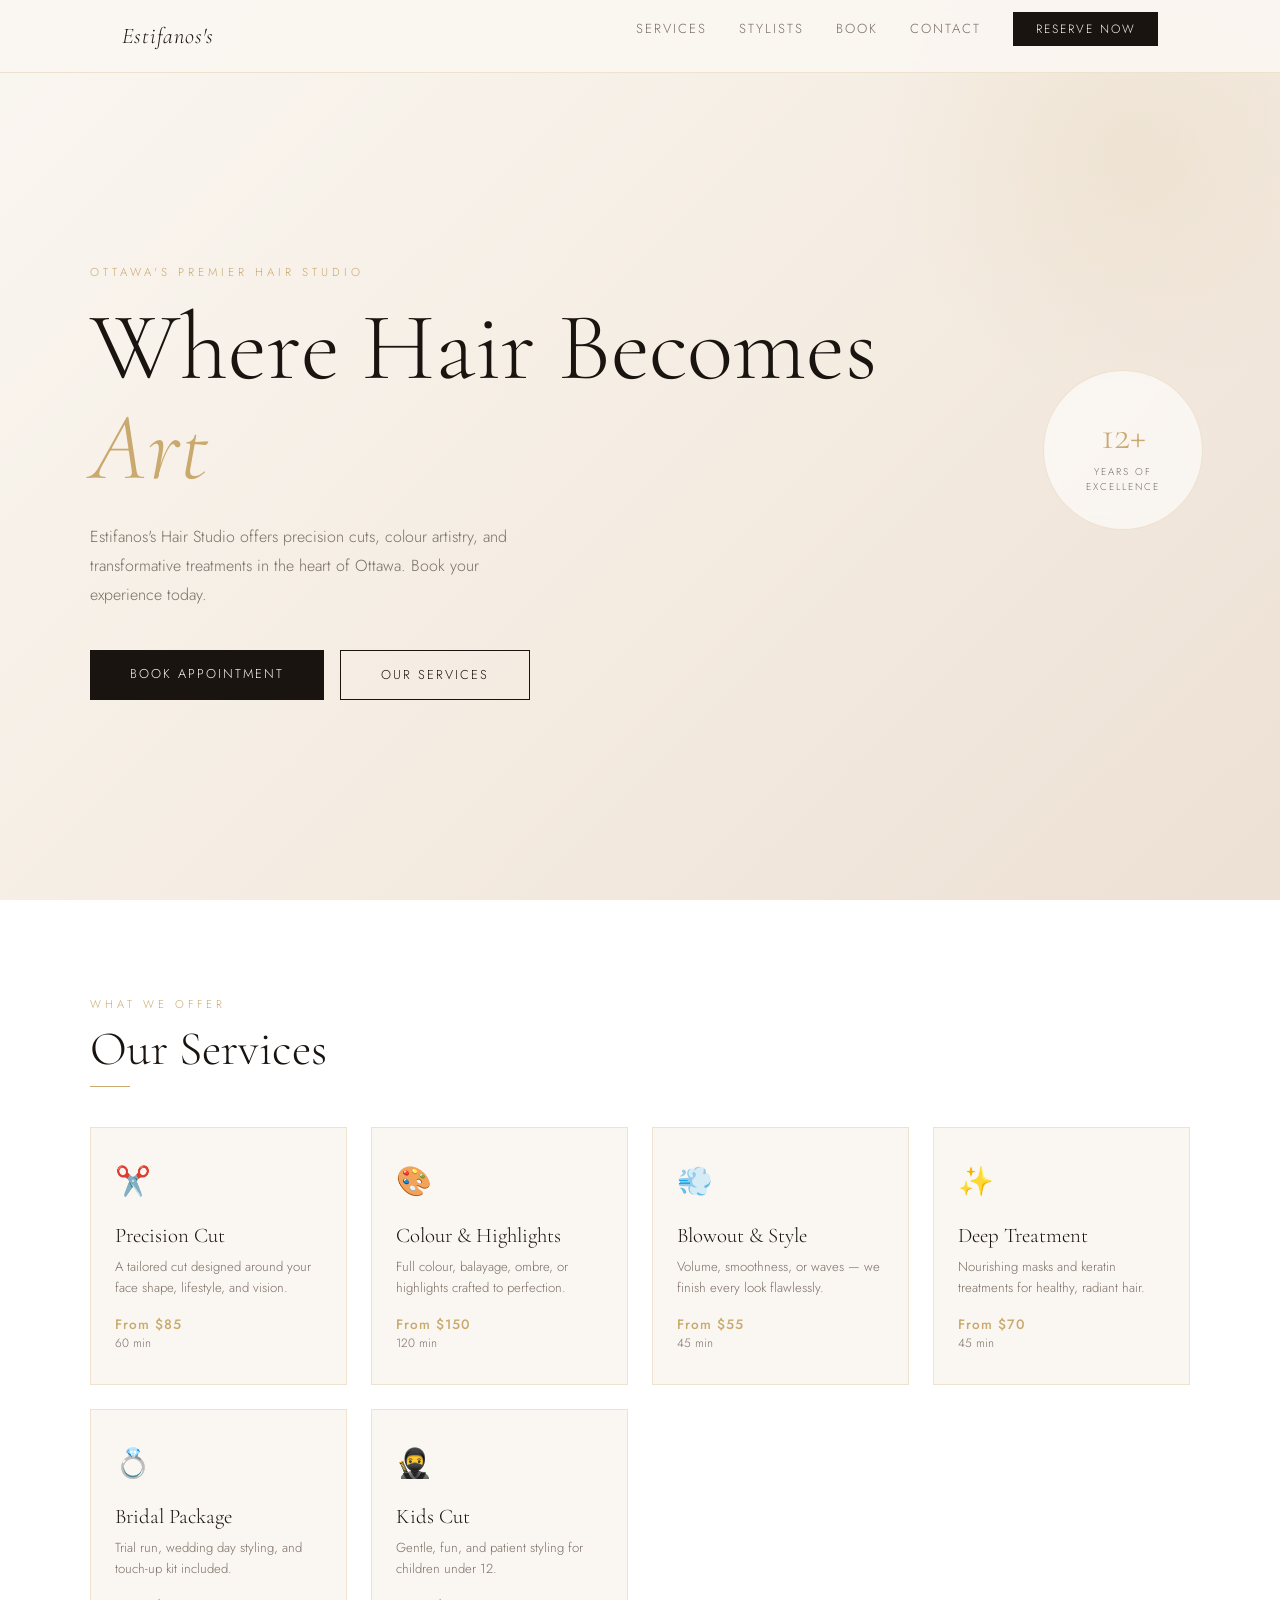
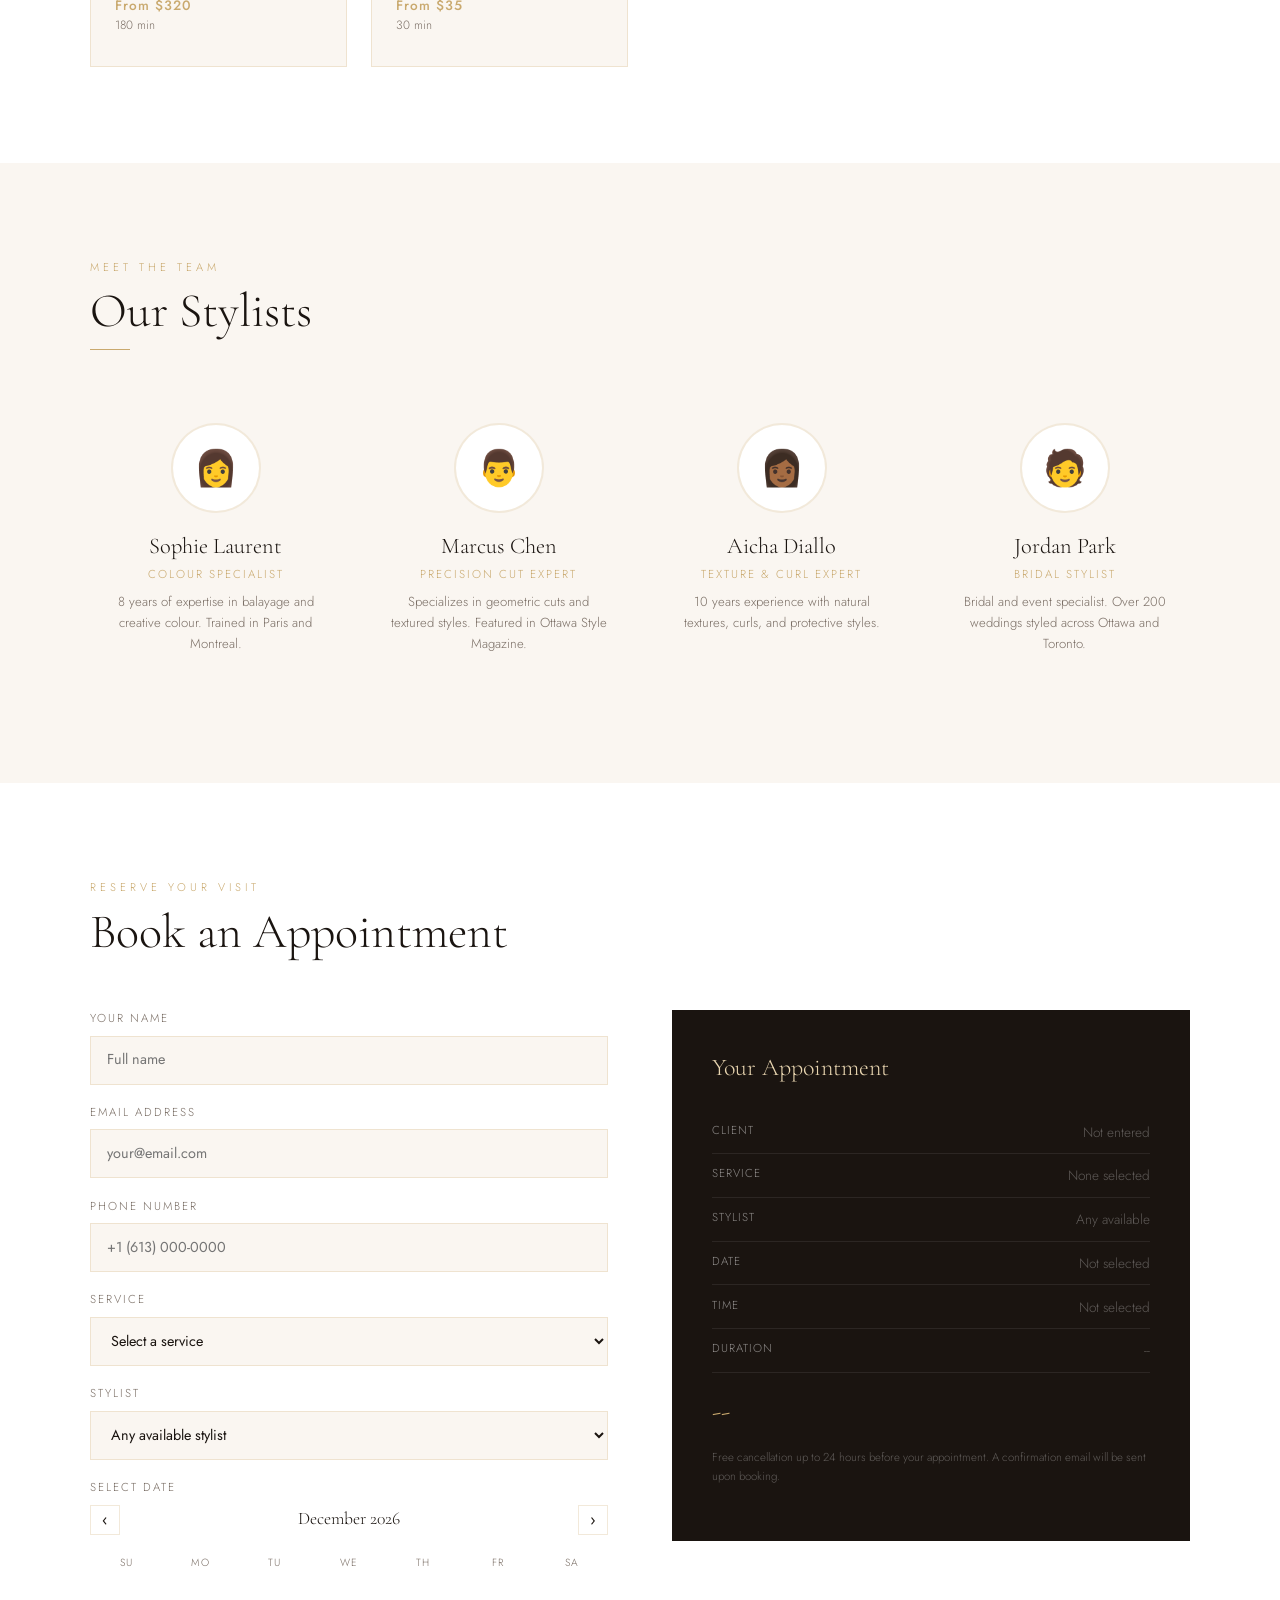
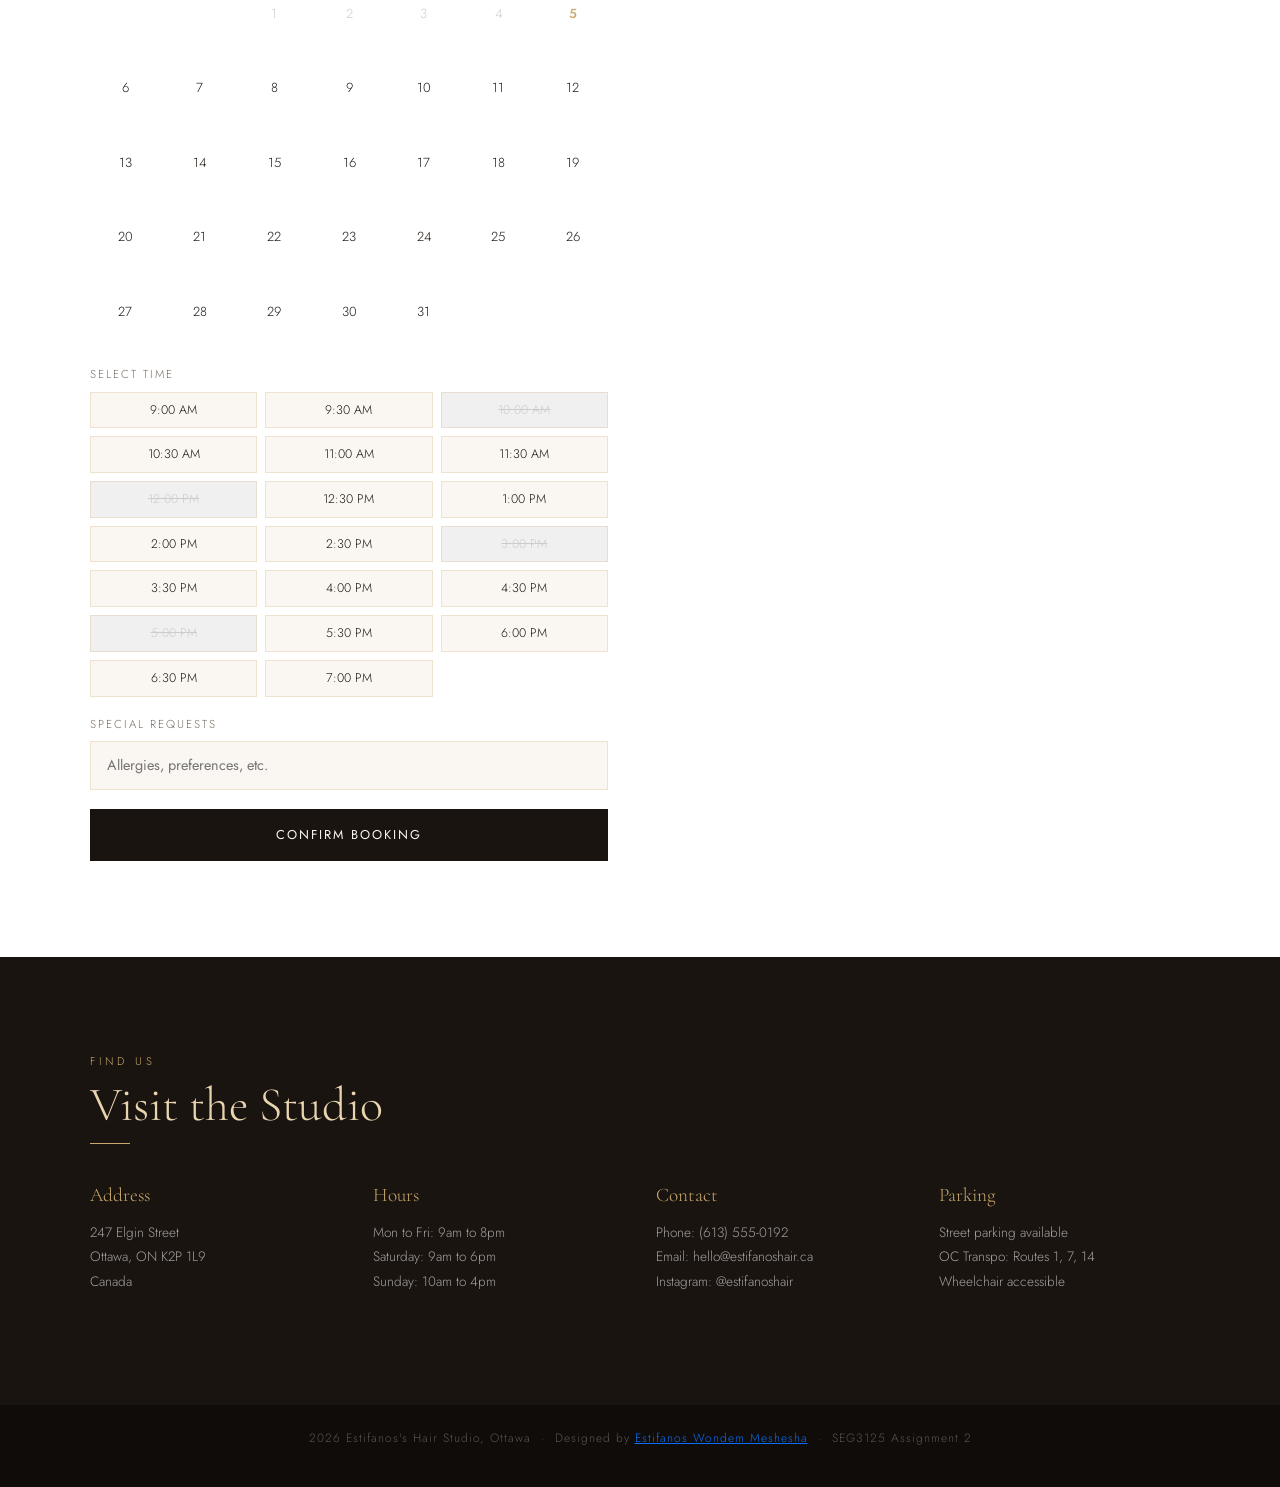
<file: index.html>
<!DOCTYPE html>
<html lang="en">
<head>
  <meta charset="UTF-8"/>
  <meta name="viewport" content="width=device-width, initial-scale=1.0"/>
  <title>Estifanos's Hair Studio | Ottawa</title>
  <link href="https://cdn.jsdelivr.net/npm/bootstrap@5.3.2/dist/css/bootstrap.min.css" rel="stylesheet"/>
  <link href="https://fonts.googleapis.com/css2?family=Cormorant+Garamond:ital,wght@0,300;0,400;0,600;1,300;1,400&family=Jost:wght@300;400;500&display=swap" rel="stylesheet"/>
  <link rel="stylesheet" href="salon.css"/>
</head>
<body>

<nav>
  <div class="nav-inner">
    <a href="#" class="nav-logo">Estifanos's</a>
    <ul class="nav-links">
      <li><a href="#services">Services</a></li>
      <li><a href="#stylists">Stylists</a></li>
      <li><a href="#booking">Book</a></li>
      <li><a href="#contact">Contact</a></li>
      <li><a href="#booking" class="nav-book">Reserve Now</a></li>
    </ul>
  </div>
</nav>

<section class="hero">
  <div class="hero-inner">
    <p class="hero-eyebrow">Ottawa's Premier Hair Studio</p>
    <h1>Where Hair Becomes<br><em>Art</em></h1>
    <p class="hero-desc">Estifanos's Hair Studio offers precision cuts, colour artistry, and transformative treatments in the heart of Ottawa. Book your experience today.</p>
    <div class="hero-actions">
      <a href="#booking" class="btn-primary-salon">Book Appointment</a>
      <a href="#services" class="btn-outline-salon">Our Services</a>
    </div>
  </div>
  <div class="hero-badge">
    <span>12+</span>
    <span>Years of<br>Excellence</span>
  </div>
</section>

<section id="services">
  <div class="section-inner">
    <p class="section-eyebrow fade-in">What We Offer</p>
    <h2 class="section-title fade-in">Our Services</h2>
    <div class="section-divider fade-in"></div>
    <div class="services-grid">
      <div class="service-card fade-in" onclick="selectService(this,'Precision Cut',85,60)">
        <div class="service-icon">&#9986;&#65039;</div>
        <div class="service-name">Precision Cut</div>
        <div class="service-desc">A tailored cut designed around your face shape, lifestyle, and vision.</div>
        <div class="service-price">From $85</div>
        <div class="service-duration">60 min</div>
      </div>
      <div class="service-card fade-in" onclick="selectService(this,'Colour &amp; Highlights',150,120)">
        <div class="service-icon">&#127912;</div>
        <div class="service-name">Colour &amp; Highlights</div>
        <div class="service-desc">Full colour, balayage, ombre, or highlights crafted to perfection.</div>
        <div class="service-price">From $150</div>
        <div class="service-duration">120 min</div>
      </div>
      <div class="service-card fade-in" onclick="selectService(this,'Blowout &amp; Style',55,45)">
        <div class="service-icon">&#128168;</div>
        <div class="service-name">Blowout &amp; Style</div>
        <div class="service-desc">Volume, smoothness, or waves — we finish every look flawlessly.</div>
        <div class="service-price">From $55</div>
        <div class="service-duration">45 min</div>
      </div>
      <div class="service-card fade-in" onclick="selectService(this,'Deep Treatment',70,45)">
        <div class="service-icon">&#10024;</div>
        <div class="service-name">Deep Treatment</div>
        <div class="service-desc">Nourishing masks and keratin treatments for healthy, radiant hair.</div>
        <div class="service-price">From $70</div>
        <div class="service-duration">45 min</div>
      </div>
      <div class="service-card fade-in" onclick="selectService(this,'Bridal Package',320,180)">
        <div class="service-icon">&#128141;</div>
        <div class="service-name">Bridal Package</div>
        <div class="service-desc">Trial run, wedding day styling, and touch-up kit included.</div>
        <div class="service-price">From $320</div>
        <div class="service-duration">180 min</div>
      </div>
      <div class="service-card fade-in" onclick="selectService(this,'Kids Cut',35,30)">
        <div class="service-icon">&#129399;</div>
        <div class="service-name">Kids Cut</div>
        <div class="service-desc">Gentle, fun, and patient styling for children under 12.</div>
        <div class="service-price">From $35</div>
        <div class="service-duration">30 min</div>
      </div>
    </div>
  </div>
</section>

<section id="stylists">
  <div class="section-inner">
    <p class="section-eyebrow fade-in">Meet the Team</p>
    <h2 class="section-title fade-in">Our Stylists</h2>
    <div class="section-divider fade-in"></div>
    <div class="stylists-grid">
      <div class="stylist-card fade-in" onclick="selectStylist(this,'Sophie Laurent')">
        <div class="stylist-avatar">&#128105;</div>
        <div class="stylist-name">Sophie Laurent</div>
        <div class="stylist-specialty">Colour Specialist</div>
        <div class="stylist-bio">8 years of expertise in balayage and creative colour. Trained in Paris and Montreal.</div>
      </div>
      <div class="stylist-card fade-in" onclick="selectStylist(this,'Marcus Chen')">
        <div class="stylist-avatar">&#128104;</div>
        <div class="stylist-name">Marcus Chen</div>
        <div class="stylist-specialty">Precision Cut Expert</div>
        <div class="stylist-bio">Specializes in geometric cuts and textured styles. Featured in Ottawa Style Magazine.</div>
      </div>
      <div class="stylist-card fade-in" onclick="selectStylist(this,'Aicha Diallo')">
        <div class="stylist-avatar">&#128105;&#127998;</div>
        <div class="stylist-name">Aicha Diallo</div>
        <div class="stylist-specialty">Texture &amp; Curl Expert</div>
        <div class="stylist-bio">10 years experience with natural textures, curls, and protective styles.</div>
      </div>
      <div class="stylist-card fade-in" onclick="selectStylist(this,'Jordan Park')">
        <div class="stylist-avatar">&#129489;</div>
        <div class="stylist-name">Jordan Park</div>
        <div class="stylist-specialty">Bridal Stylist</div>
        <div class="stylist-bio">Bridal and event specialist. Over 200 weddings styled across Ottawa and Toronto.</div>
      </div>
    </div>
  </div>
</section>

<section id="booking">
  <div class="section-inner">
    <p class="section-eyebrow fade-in">Reserve Your Visit</p>
    <h2 class="section-title fade-in">Book an Appointment</h2>
    <div class="section-divider fade-in"></div>
    <div class="booking-wrapper">
      <div class="booking-form-section">
        <div class="form-group">
          <label>Your Name</label>
          <input type="text" id="clientName" placeholder="Full name" oninput="updateSummary()"/>
        </div>
        <div class="form-group">
          <label>Email Address</label>
          <input type="email" id="clientEmail" placeholder="your@email.com"/>
        </div>
        <div class="form-group">
          <label>Phone Number</label>
          <input type="tel" id="clientPhone" placeholder="+1 (613) 000-0000"/>
        </div>
        <div class="form-group">
          <label>Service</label>
          <select id="serviceSelect" onchange="updateFromSelect()">
            <option value="">Select a service</option>
            <option value="Precision Cut|85|60">Precision Cut — From $85</option>
            <option value="Colour and Highlights|150|120">Colour and Highlights — From $150</option>
            <option value="Blowout and Style|55|45">Blowout and Style — From $55</option>
            <option value="Deep Treatment|70|45">Deep Treatment — From $70</option>
            <option value="Bridal Package|320|180">Bridal Package — From $320</option>
            <option value="Kids Cut|35|30">Kids Cut — From $35</option>
          </select>
        </div>
        <div class="form-group">
          <label>Stylist</label>
          <select id="stylistSelect" onchange="updateFromStylistSelect()">
            <option value="">Any available stylist</option>
            <option value="Sophie Laurent">Sophie Laurent</option>
            <option value="Marcus Chen">Marcus Chen</option>
            <option value="Aicha Diallo">Aicha Diallo</option>
            <option value="Jordan Park">Jordan Park</option>
          </select>
        </div>
        <div class="form-group">
          <label>Select Date</label>
          <div class="calendar-grid">
            <div class="calendar-header">
              <button class="calendar-nav" onclick="prevMonth()">&#8249;</button>
              <span id="calMonthYear"></span>
              <button class="calendar-nav" onclick="nextMonth()">&#8250;</button>
            </div>
            <div class="cal-days-header">
              <div class="cal-day-label">Su</div>
              <div class="cal-day-label">Mo</div>
              <div class="cal-day-label">Tu</div>
              <div class="cal-day-label">We</div>
              <div class="cal-day-label">Th</div>
              <div class="cal-day-label">Fr</div>
              <div class="cal-day-label">Sa</div>
            </div>
            <div class="cal-days" id="calDays"></div>
          </div>
        </div>
        <div class="form-group">
          <label>Select Time</label>
          <div class="time-slots" id="timeSlots"></div>
        </div>
        <div class="form-group">
          <label>Special Requests</label>
          <input type="text" id="specialRequests" placeholder="Allergies, preferences, etc."/>
        </div>
        <button class="btn-primary-salon" style="width:100%;padding:1rem;" onclick="confirmBooking()">Confirm Booking</button>
      </div>

      <div class="booking-summary">
        <div class="summary-title">Your Appointment</div>
        <div class="summary-row">
          <span class="summary-label">Client</span>
          <span class="summary-value" id="sum-name"><span class="summary-placeholder">Not entered</span></span>
        </div>
        <div class="summary-row">
          <span class="summary-label">Service</span>
          <span class="summary-value" id="sum-service"><span class="summary-placeholder">None selected</span></span>
        </div>
        <div class="summary-row">
          <span class="summary-label">Stylist</span>
          <span class="summary-value" id="sum-stylist"><span class="summary-placeholder">Any available</span></span>
        </div>
        <div class="summary-row">
          <span class="summary-label">Date</span>
          <span class="summary-value" id="sum-date"><span class="summary-placeholder">Not selected</span></span>
        </div>
        <div class="summary-row">
          <span class="summary-label">Time</span>
          <span class="summary-value" id="sum-time"><span class="summary-placeholder">Not selected</span></span>
        </div>
        <div class="summary-row">
          <span class="summary-label">Duration</span>
          <span class="summary-value" id="sum-duration"><span class="summary-placeholder">--</span></span>
        </div>
        <div class="summary-total" id="sum-price">--</div>
        <p class="summary-note">Free cancellation up to 24 hours before your appointment. A confirmation email will be sent upon booking.</p>
      </div>
    </div>
  </div>
</section>

<section id="contact">
  <div class="section-inner">
    <p class="section-eyebrow" style="color:var(--gold);">Find Us</p>
    <h2 class="section-title">Visit the Studio</h2>
    <div class="section-divider"></div>
    <div class="contact-grid">
      <div class="contact-block">
        <h4>Address</h4>
        <p>247 Elgin Street<br>Ottawa, ON K2P 1L9<br>Canada</p>
      </div>
      <div class="contact-block">
        <h4>Hours</h4>
        <p>Mon to Fri: 9am to 8pm<br>Saturday: 9am to 6pm<br>Sunday: 10am to 4pm</p>
      </div>
      <div class="contact-block">
        <h4>Contact</h4>
        <p>Phone: (613) 555-0192<br>Email: hello@estifanoshair.ca<br>Instagram: @estifanoshair</p>
      </div>
      <div class="contact-block">
        <h4>Parking</h4>
        <p>Street parking available<br>OC Transpo: Routes 1, 7, 14<br>Wheelchair accessible</p>
      </div>
    </div>
  </div>
</section>

<footer>
  <p>2026 Estifanos's Hair Studio, Ottawa &nbsp;&middot;&nbsp; Designed by <a href="https://estifanoswm.vercel.app/" target="_blank">Estifanos Wondem Meshesha</a> &nbsp;&middot;&nbsp; SEG3125 Assignment 2</p>
</footer>

<div id="success-screen">
  <div class="success-icon">&#10024;</div>
  <div class="success-title">Appointment Confirmed</div>
  <div class="success-ref" id="success-ref">REF: EST-000000</div>
  <div class="success-desc" id="success-desc">A confirmation has been sent to your email. We look forward to welcoming you at Estifanos's Hair Studio.</div>
  <button class="btn-primary-salon" onclick="closeSuccess()">Back to Home</button>
</div>

<div class="notification" id="notification"></div>

<script src="https://cdn.jsdelivr.net/npm/bootstrap@5.3.2/dist/js/bootstrap.bundle.min.js"></script>
<script>
  var state = { service:'', price:0, duration:0, stylist:'', date:'', time:'', month: new Date().getMonth(), year: new Date().getFullYear() };
  var MONTHS = ['January','February','March','April','May','June','July','August','September','October','November','December'];
  var TIMES = ['9:00 AM','9:30 AM','10:00 AM','10:30 AM','11:00 AM','11:30 AM','12:00 PM','12:30 PM','1:00 PM','2:00 PM','2:30 PM','3:00 PM','3:30 PM','4:00 PM','4:30 PM','5:00 PM','5:30 PM','6:00 PM','6:30 PM','7:00 PM'];
  var BOOKED = ['10:00 AM','12:00 PM','3:00 PM','5:00 PM'];

  function selectService(el, name, price, duration) {
    document.querySelectorAll('.service-card').forEach(function(c){ c.classList.remove('selected'); });
    el.classList.add('selected');
    state.service = name; state.price = price; state.duration = duration;
    updateSummary();
    showNotification('Service selected: ' + name);
  }

  function selectStylist(el, name) {
    document.querySelectorAll('.stylist-card').forEach(function(c){ c.classList.remove('selected'); });
    el.classList.add('selected');
    state.stylist = name;
    document.getElementById('stylistSelect').value = name;
    updateSummary();
    showNotification('Stylist selected: ' + name);
  }

  function updateFromSelect() {
    var val = document.getElementById('serviceSelect').value;
    if (!val) return;
    var parts = val.split('|');
    state.service = parts[0]; state.price = parseInt(parts[1]); state.duration = parseInt(parts[2]);
    document.querySelectorAll('.service-card').forEach(function(c){ c.classList.remove('selected'); });
    updateSummary();
  }

  function updateFromStylistSelect() {
    state.stylist = document.getElementById('stylistSelect').value;
    document.querySelectorAll('.stylist-card').forEach(function(c){ c.classList.remove('selected'); });
    updateSummary();
  }

  function buildCalendar() {
    document.getElementById('calMonthYear').textContent = MONTHS[state.month] + ' ' + state.year;
    var container = document.getElementById('calDays');
    container.innerHTML = '';
    var today = new Date();
    var firstDay = new Date(state.year, state.month, 1).getDay();
    var daysInMonth = new Date(state.year, state.month + 1, 0).getDate();
    for (var i = 0; i < firstDay; i++) {
      var empty = document.createElement('div');
      empty.className = 'cal-day empty';
      container.appendChild(empty);
    }
    for (var day = 1; day <= daysInMonth; day++) {
      var dt = new Date(state.year, state.month, day);
      var el = document.createElement('div');
      el.className = 'cal-day';
      el.textContent = day;
      var todayMidnight = new Date(today.getFullYear(), today.getMonth(), today.getDate());
      if (dt < todayMidnight) {
        el.classList.add('past');
      } else {
        if (dt.toDateString() === today.toDateString()) el.classList.add('today');
        var dateStr = MONTHS[state.month] + ' ' + day + ', ' + state.year;
        if (state.date === dateStr) el.classList.add('selected');
        (function(d, e){ e.onclick = function(){ selectDate(d, e); }; })(dateStr, el);
      }
      container.appendChild(el);
    }
  }

  function selectDate(dateStr, el) {
    document.querySelectorAll('.cal-day').forEach(function(d){ d.classList.remove('selected'); });
    el.classList.add('selected');
    state.date = dateStr; state.time = '';
    updateSummary();
    buildTimeSlots();
  }

  function buildTimeSlots() {
    var container = document.getElementById('timeSlots');
    container.innerHTML = '';
    TIMES.forEach(function(t) {
      var el = document.createElement('div');
      el.className = 'time-slot';
      el.textContent = t;
      if (BOOKED.indexOf(t) !== -1) {
        el.classList.add('booked');
      } else {
        if (state.time === t) el.classList.add('selected');
        (function(time, elem){ elem.onclick = function(){ selectTime(time, elem); }; })(t, el);
      }
      container.appendChild(el);
    });
  }

  function selectTime(time, el) {
    document.querySelectorAll('.time-slot').forEach(function(s){ s.classList.remove('selected'); });
    el.classList.add('selected');
    state.time = time;
    updateSummary();
  }

  function prevMonth() {
    if (state.month === 0) { state.month = 11; state.year--; } else state.month--;
    buildCalendar();
  }

  function nextMonth() {
    if (state.month === 11) { state.month = 0; state.year++; } else state.month++;
    buildCalendar();
  }

  function updateSummary() {
    var name = document.getElementById('clientName').value;
    document.getElementById('sum-name').innerHTML = name || '<span class="summary-placeholder">Not entered</span>';
    document.getElementById('sum-service').innerHTML = state.service || '<span class="summary-placeholder">None selected</span>';
    document.getElementById('sum-stylist').innerHTML = state.stylist || '<span class="summary-placeholder">Any available</span>';
    document.getElementById('sum-date').innerHTML = state.date || '<span class="summary-placeholder">Not selected</span>';
    document.getElementById('sum-time').innerHTML = state.time || '<span class="summary-placeholder">Not selected</span>';
    document.getElementById('sum-duration').innerHTML = state.duration ? state.duration + ' min' : '<span class="summary-placeholder">--</span>';
    document.getElementById('sum-price').textContent = state.price ? 'From $' + state.price : '--';
  }

  function confirmBooking() {
    var name = document.getElementById('clientName').value.trim();
    var email = document.getElementById('clientEmail').value.trim();
    if (!name) { showNotification('Please enter your name.'); return; }
    if (!email) { showNotification('Please enter your email.'); return; }
    if (!state.service) { showNotification('Please select a service.'); return; }
    if (!state.date) { showNotification('Please select a date.'); return; }
    if (!state.time) { showNotification('Please select a time.'); return; }
    var ref = 'EST-' + Math.floor(100000 + Math.random() * 900000);
    document.getElementById('success-ref').textContent = 'REF: ' + ref;
    document.getElementById('success-desc').textContent = 'A confirmation has been sent to ' + email + '. We look forward to welcoming ' + name + ' at Estifanos\'s Hair Studio on ' + state.date + ' at ' + state.time + '.';
    document.getElementById('success-screen').classList.add('show');
  }

  function closeSuccess() {
    document.getElementById('success-screen').classList.remove('show');
    document.getElementById('clientName').value = '';
    document.getElementById('clientEmail').value = '';
    document.getElementById('clientPhone').value = '';
    document.getElementById('specialRequests').value = '';
    state = { service:'', price:0, duration:0, stylist:'', date:'', time:'', month: new Date().getMonth(), year: new Date().getFullYear() };
    updateSummary(); buildCalendar(); buildTimeSlots();
    document.querySelectorAll('.service-card, .stylist-card').forEach(function(c){ c.classList.remove('selected'); });
  }

  function showNotification(msg) {
    var n = document.getElementById('notification');
    n.textContent = msg;
    n.classList.add('show');
    setTimeout(function(){ n.classList.remove('show'); }, 3000);
  }

  var observer = new IntersectionObserver(function(entries) {
    entries.forEach(function(e, i) {
      if (e.isIntersecting) {
        setTimeout(function(){ e.target.classList.add('visible'); }, i * 80);
        observer.unobserve(e.target);
      }
    });
  }, { threshold: 0.1 });
  document.querySelectorAll('.fade-in').forEach(function(el){ observer.observe(el); });

  buildCalendar();
  buildTimeSlots();
</script>
</body>
</html>
</file>
<file: salon.css>
:root {
  --cream: #faf6f1;
  --dark: #1a1410;
  --gold: #c9a96e;
  --gold-light: #e8d5b0;
  --rose: #c17b7b;
  --muted: #7a6e65;
  --border: rgba(201,169,110,0.25);
}

* { box-sizing: border-box; margin: 0; padding: 0; }
html { scroll-behavior: smooth; }
body { background: var(--cream); color: var(--dark); font-family: 'Jost', sans-serif; font-weight: 300; }
h1, h2, h3, h4 { font-family: 'Cormorant Garamond', serif; font-weight: 300; }

nav {
  position: fixed; top: 0; left: 0; right: 0; z-index: 100;
  background: rgba(250,246,241,0.95);
  backdrop-filter: blur(10px);
  border-bottom: 1px solid var(--border);
  padding: 1rem 0;
}
.nav-inner {
  max-width: 1100px; margin: 0 auto; padding: 0 2rem;
  display: flex; align-items: center; justify-content: space-between;
}
.nav-logo {
  font-family: 'Cormorant Garamond', serif;
  font-size: 1.4rem; font-style: italic;
  color: var(--dark); text-decoration: none; letter-spacing: 1px;
}
.nav-links { display: flex; gap: 2rem; list-style: none; }
.nav-links a { color: var(--muted); text-decoration: none; font-size: 0.82rem; letter-spacing: 2px; text-transform: uppercase; transition: color 0.2s; }
.nav-links a:hover { color: var(--gold); }
.nav-book { background: var(--dark); color: var(--cream) !important; padding: 0.5rem 1.4rem; letter-spacing: 2px; font-size: 0.75rem !important; transition: background 0.2s !important; }
.nav-book:hover { background: var(--gold) !important; color: var(--dark) !important; }

.hero {
  min-height: 100vh;
  display: flex; align-items: center;
  padding: 8rem 2rem 4rem;
  position: relative; overflow: hidden;
  background: linear-gradient(135deg, #faf6f1 0%, #f5ede3 50%, #ede0d4 100%);
}
.hero::before {
  content: '';
  position: absolute; top: -100px; right: -100px;
  width: 500px; height: 500px; border-radius: 50%;
  background: radial-gradient(circle, rgba(201,169,110,0.12) 0%, transparent 70%);
  pointer-events: none;
}
.hero-inner { max-width: 1100px; margin: 0 auto; width: 100%; }
.hero-eyebrow { font-size: 0.72rem; letter-spacing: 4px; text-transform: uppercase; color: var(--gold); margin-bottom: 1rem; }
.hero h1 { font-size: clamp(3rem, 8vw, 6rem); line-height: 1.05; color: var(--dark); margin-bottom: 1.5rem; }
.hero h1 em { color: var(--gold); font-style: italic; }
.hero-desc { font-size: 1rem; color: var(--muted); max-width: 440px; line-height: 1.8; margin-bottom: 2.5rem; }
.hero-actions { display: flex; gap: 1rem; flex-wrap: wrap; }
.hero-badge {
  position: absolute; right: 6%; top: 50%; transform: translateY(-50%);
  width: 160px; height: 160px; border-radius: 50%;
  border: 1px solid var(--border);
  display: flex; align-items: center; justify-content: center;
  flex-direction: column; text-align: center;
  background: rgba(255,255,255,0.6); backdrop-filter: blur(8px);
}
.hero-badge span:first-child { font-family: 'Cormorant Garamond', serif; font-size: 2.5rem; color: var(--gold); }
.hero-badge span:last-child { font-size: 0.62rem; letter-spacing: 2px; text-transform: uppercase; color: var(--muted); }

.btn-primary-salon {
  background: var(--dark); color: var(--cream);
  border: none; padding: 0.9rem 2.5rem;
  font-family: 'Jost', sans-serif; font-size: 0.8rem;
  letter-spacing: 2px; text-transform: uppercase;
  cursor: pointer; transition: all 0.2s;
  text-decoration: none; display: inline-block;
}
.btn-primary-salon:hover { background: var(--gold); color: var(--dark); }
.btn-outline-salon {
  background: transparent; color: var(--dark);
  border: 1px solid var(--dark); padding: 0.9rem 2.5rem;
  font-family: 'Jost', sans-serif; font-size: 0.8rem;
  letter-spacing: 2px; text-transform: uppercase;
  cursor: pointer; transition: all 0.2s;
  text-decoration: none; display: inline-block;
}
.btn-outline-salon:hover { background: var(--dark); color: var(--cream); }

section { padding: 6rem 2rem; }
.section-inner { max-width: 1100px; margin: 0 auto; }
.section-eyebrow { font-size: 0.7rem; letter-spacing: 4px; text-transform: uppercase; color: var(--gold); margin-bottom: 0.5rem; }
.section-title { font-size: clamp(2rem, 4vw, 3rem); color: var(--dark); margin-bottom: 0.5rem; }
.section-divider { width: 40px; height: 1px; background: var(--gold); margin-bottom: 2.5rem; }

#services { background: #fff; }
.services-grid { display: grid; grid-template-columns: repeat(auto-fit, minmax(220px, 1fr)); gap: 1.5rem; }
.service-card {
  border: 1px solid var(--border); padding: 2rem 1.5rem;
  cursor: pointer; transition: all 0.3s; background: var(--cream); position: relative;
}
.service-card:hover, .service-card.selected {
  border-color: var(--gold); background: #fff;
  transform: translateY(-3px); box-shadow: 0 8px 30px rgba(201,169,110,0.15);
}
.service-card.selected::after {
  content: '\2713'; position: absolute; top: 1rem; right: 1rem;
  color: var(--gold); font-size: 1rem;
}
.service-icon { font-size: 1.8rem; margin-bottom: 1rem; }
.service-name { font-family: 'Cormorant Garamond', serif; font-size: 1.3rem; margin-bottom: 0.3rem; }
.service-desc { font-size: 0.82rem; color: var(--muted); line-height: 1.6; margin-bottom: 1rem; }
.service-price { font-size: 0.85rem; color: var(--gold); font-weight: 500; letter-spacing: 1px; }
.service-duration { font-size: 0.75rem; color: var(--muted); }

#stylists { background: var(--cream); }
.stylists-grid { display: grid; grid-template-columns: repeat(auto-fit, minmax(240px, 1fr)); gap: 2rem; }
.stylist-card {
  text-align: center; cursor: pointer; transition: all 0.3s;
  padding: 2rem 1rem; border: 1px solid transparent;
}
.stylist-card:hover, .stylist-card.selected { border-color: var(--gold); background: #fff; }
.stylist-avatar {
  width: 90px; height: 90px; border-radius: 50%;
  margin: 0 auto 1rem; font-size: 2.2rem;
  display: flex; align-items: center; justify-content: center;
  border: 2px solid var(--border); background: #fff;
}
.stylist-name { font-family: 'Cormorant Garamond', serif; font-size: 1.4rem; margin-bottom: 0.2rem; }
.stylist-specialty { font-size: 0.72rem; letter-spacing: 2px; text-transform: uppercase; color: var(--gold); margin-bottom: 0.5rem; }
.stylist-bio { font-size: 0.82rem; color: var(--muted); line-height: 1.6; }

#booking { background: #fff; }
.booking-wrapper { display: grid; grid-template-columns: 1fr 1fr; gap: 4rem; align-items: start; }
.form-group { margin-bottom: 1.2rem; }
.form-group label { display: block; font-size: 0.72rem; letter-spacing: 2px; text-transform: uppercase; color: var(--muted); margin-bottom: 0.5rem; }
.form-group input, .form-group select {
  width: 100%; padding: 0.8rem 1rem;
  border: 1px solid var(--border); background: var(--cream);
  font-family: 'Jost', sans-serif; font-size: 0.9rem;
  color: var(--dark); outline: none; transition: border-color 0.2s;
}
.form-group input:focus, .form-group select:focus { border-color: var(--gold); }

.calendar-header { display: flex; justify-content: space-between; align-items: center; margin-bottom: 1rem; }
.calendar-header span { font-family: 'Cormorant Garamond', serif; font-size: 1.1rem; }
.calendar-nav {
  background: none; border: 1px solid var(--border);
  width: 30px; height: 30px; cursor: pointer;
  color: var(--dark); font-size: 1rem; transition: all 0.2s;
}
.calendar-nav:hover { background: var(--gold); border-color: var(--gold); color: #fff; }
.cal-days-header { display: grid; grid-template-columns: repeat(7, 1fr); gap: 2px; margin-bottom: 4px; }
.cal-day-label { text-align: center; font-size: 0.65rem; letter-spacing: 1px; text-transform: uppercase; color: var(--muted); padding: 4px 0; }
.cal-days { display: grid; grid-template-columns: repeat(7, 1fr); gap: 4px; }
.cal-day {
  aspect-ratio: 1; display: flex; align-items: center; justify-content: center;
  font-size: 0.82rem; cursor: pointer; border: 1px solid transparent; transition: all 0.2s;
}
.cal-day:hover:not(.empty):not(.past) { border-color: var(--gold); color: var(--gold); }
.cal-day.selected { background: var(--dark); color: var(--cream); }
.cal-day.today { color: var(--gold); font-weight: 500; }
.cal-day.past { color: #ccc; cursor: not-allowed; }
.cal-day.empty { cursor: default; }

.time-slots { display: grid; grid-template-columns: repeat(3, 1fr); gap: 0.5rem; margin-bottom: 1.2rem; }
.time-slot {
  padding: 0.5rem; text-align: center; font-size: 0.78rem;
  border: 1px solid var(--border); cursor: pointer;
  transition: all 0.2s; background: var(--cream);
}
.time-slot:hover:not(.booked) { border-color: var(--gold); color: var(--gold); }
.time-slot.selected { background: var(--dark); color: var(--cream); border-color: var(--dark); }
.time-slot.booked { background: #f0f0f0; color: #ccc; cursor: not-allowed; text-decoration: line-through; }

.booking-summary { background: var(--dark); color: var(--cream); padding: 2.5rem; position: sticky; top: 100px; }
.summary-title { font-family: 'Cormorant Garamond', serif; font-size: 1.5rem; margin-bottom: 1.5rem; color: var(--gold-light); }
.summary-row { display: flex; justify-content: space-between; padding: 0.7rem 0; border-bottom: 1px solid rgba(255,255,255,0.08); font-size: 0.85rem; }
.summary-row:last-of-type { border-bottom: none; }
.summary-label { color: rgba(255,255,255,0.5); font-size: 0.72rem; letter-spacing: 1px; text-transform: uppercase; }
.summary-value { color: var(--gold-light); }
.summary-total { font-family: 'Cormorant Garamond', serif; font-size: 1.8rem; color: var(--gold); margin: 1rem 0; }
.summary-placeholder { color: rgba(255,255,255,0.3); }
.summary-note { font-size: 0.72rem; color: rgba(255,255,255,0.3); line-height: 1.6; }

#success-screen {
  display: none; position: fixed; inset: 0; z-index: 200;
  background: rgba(26,20,16,0.96);
  align-items: center; justify-content: center;
  flex-direction: column; text-align: center; padding: 2rem;
}
#success-screen.show { display: flex; }
.success-icon { font-size: 4rem; margin-bottom: 1.5rem; }
.success-title { font-family: 'Cormorant Garamond', serif; font-size: 3rem; color: var(--gold-light); margin-bottom: 1rem; }
.success-ref { font-size: 0.75rem; letter-spacing: 3px; text-transform: uppercase; color: var(--gold); margin-bottom: 1rem; }
.success-desc { color: rgba(255,255,255,0.6); font-size: 0.9rem; line-height: 1.8; margin-bottom: 2rem; max-width: 400px; }

#contact { background: var(--dark); color: var(--cream); }
#contact .section-title { color: var(--gold-light); }
.contact-grid { display: grid; grid-template-columns: repeat(auto-fit, minmax(200px, 1fr)); gap: 2rem; }
.contact-block h4 { font-family: 'Cormorant Garamond', serif; font-size: 1.2rem; color: var(--gold); margin-bottom: 0.8rem; }
.contact-block p { font-size: 0.85rem; color: rgba(255,255,255,0.6); line-height: 1.8; }

footer { background: #0f0c09; color: rgba(255,255,255,0.3); text-align: center; padding: 1.5rem 2rem; font-size: 0.75rem; letter-spacing: 1px; }

.notification {
  position: fixed; bottom: 2rem; right: 2rem; z-index: 300;
  background: var(--dark); color: var(--cream);
  padding: 1rem 1.5rem; font-size: 0.82rem;
  border-left: 3px solid var(--gold);
  transform: translateX(200%); transition: transform 0.3s; max-width: 280px;
}
.notification.show { transform: translateX(0); }

.fade-in { opacity: 0; transform: translateY(20px); transition: opacity 0.6s, transform 0.6s; }
.fade-in.visible { opacity: 1; transform: translateY(0); }

@media (max-width: 768px) {
  .hero-badge { display: none; }
  .booking-wrapper { grid-template-columns: 1fr; }
  .nav-links { display: none; }
}
</file>
